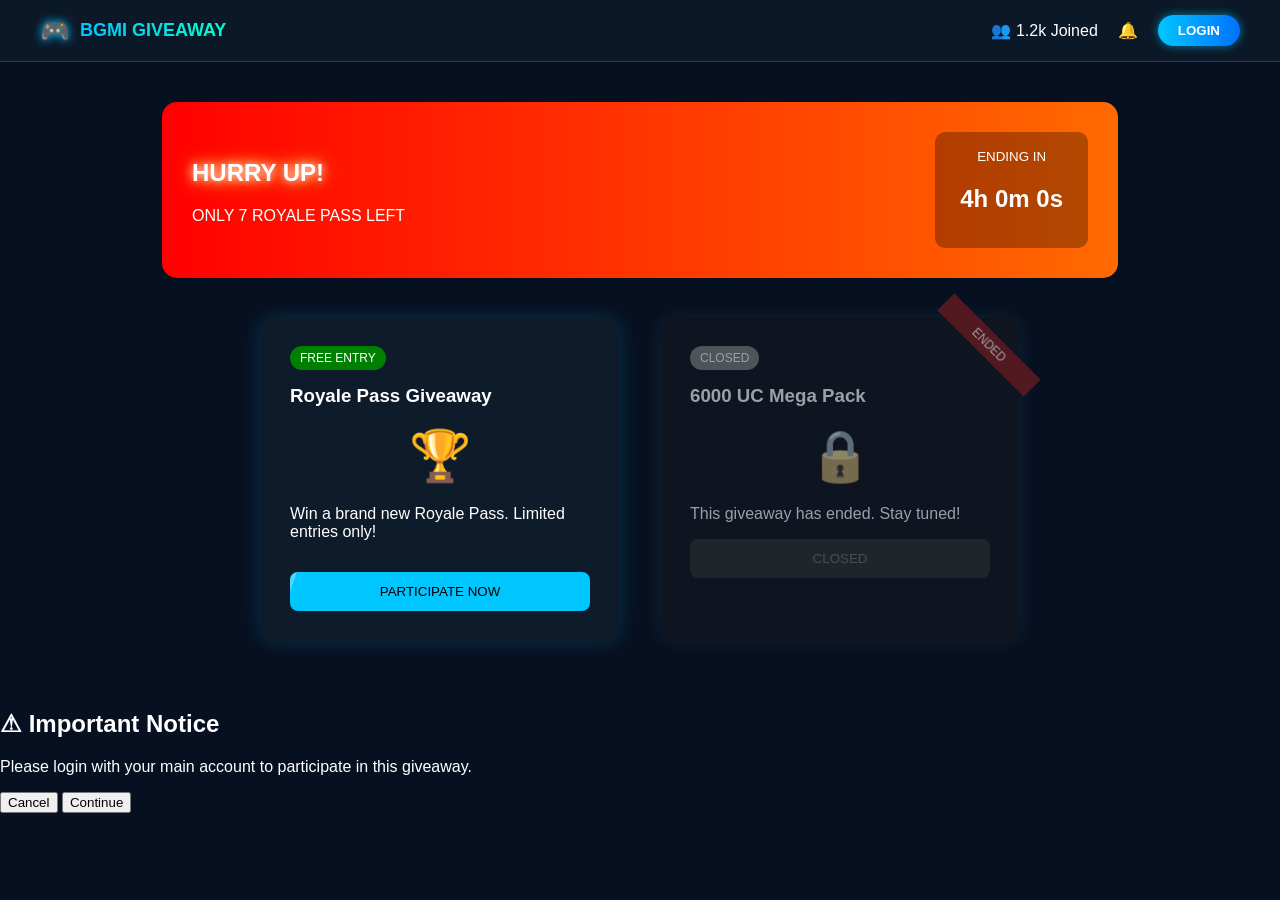
<file: home.html>
<!DOCTYPE html>
<html>
<head>
  <title>BGMI Giveaway</title>
  <meta name="viewport" content="width=device-width, initial-scale=1.0">
  <link rel="stylesheet" href="style.css">
</head>
<body>

<!-- ===== HEADER ===== -->
<header class="main-header">

  <div class="left">
    <div class="logo-icon">🎮</div>
    <div class="logo-text">BGMI GIVEAWAY</div>
  </div>

  <div class="right">
    <div class="joined">
      👥 <span id="joinCount">1.2k</span> Joined
    </div>
    <div class="notify">🔔</div>
    <button class="login-btn" onclick="location.href='login.html'">LOGIN</button>
  </div>

</header>

<!-- ===== BANNER ===== -->
<section class="banner">
  <div>
    <h1 class="glow">HURRY UP!</h1>
    <p>ONLY <span id="rpCount">7</span> ROYALE PASS LEFT</p>
  </div>
  <div class="timer-box">
    <small>ENDING IN</small>
    <h2 id="timer"></h2>
  </div>
</section>

<!-- ===== CARDS ===== -->
<section class="cards">

  <!-- Active Giveaway -->
  <div class="card active">
    <span class="tag free">FREE ENTRY</span>
    <h3>Royale Pass Giveaway</h3>
    <div class="icon">🏆</div>
    <p>Win a brand new Royale Pass. Limited entries only!</p>
    <button class="primary" onclick="openWarning()">PARTICIPATE NOW</button>
  </div>

  <!-- Closed Giveaway -->
  <div class="card closed">
    <div class="ribbon">ENDED</div>
    <span class="tag closed-tag">CLOSED</span>
    <h3>6000 UC Mega Pack</h3>
    <div class="icon">🔒</div>
    <p>This giveaway has ended. Stay tuned!</p>
    <button class="disabled-btn" disabled>CLOSED</button>
  </div>

</section>

<!-- ===== SCRIPT ===== -->
<script>

// Countdown Timer (4 Hours)
let time = 4 * 60 * 60;

setInterval(function(){
  let h = Math.floor(time / 3600);
  let m = Math.floor((time % 3600) / 60);
  let s = time % 60;

  document.getElementById("timer").innerHTML =
    h + "h " + m + "m " + s + "s";

  if(time > 0) time--;
}, 1000);

// Fake Decreasing RP Counter
let rp = 7;
setInterval(function(){
  if(rp > 1){
    rp--;
    document.getElementById("rpCount").innerText = rp;
  }
}, 15000);

function openWarning() {
  document.getElementById("warningBox").style.display = "flex";
}

function closeWarning() {
  document.getElementById("warningBox").style.display = "none";
}

function confirmJoin() {
  closeWarning();
  alert("PLEASE LOGIN");
}

</script>
<!-- WARNING MODAL -->
<div class="warning-modal" id="warningBox">
  <div class="warning-content">
    <h2>⚠ Important Notice</h2>
    <p>Please login with your main account to participate in this giveaway.</p>

    <div class="warning-buttons">
      <button class="cancel-btn" onclick="closeWarning()">Cancel</button>
      <button class="proceed-btn" onclick="confirmJoin()">Continue</button>
    </div>
  </div>
</div>
</script>



</body>
</html>
</file>
<file: style.css>
body {
  margin: 0;
  font-family: Arial, sans-serif;
  background: #071021;
  color: white;
}

/* ===== HEADER ===== */
.main-header {
  display: flex;
  justify-content: space-between;
  align-items: center;
  padding: 15px 40px;
  background: rgba(13, 27, 42, 0.8);
  backdrop-filter: blur(10px);
  border-bottom: 1px solid rgba(0, 198, 255, 0.3);
  position: sticky;
  top: 0;
  z-index: 1000;
}

.left {
  display: flex;
  align-items: center;
  gap: 10px;
}

.logo-icon {
  font-size: 24px;
  text-shadow: 0 0 10px #00c6ff;
}

.logo-text {
  font-weight: bold;
  font-size: 18px;
  background: linear-gradient(90deg, #00c6ff, #00ffcc);
  -webkit-background-clip: text;
  -webkit-text-fill-color: transparent;
}

.right {
  display: flex;
  align-items: center;
  gap: 20px;
}

.login-btn {
  background: linear-gradient(90deg, #00c6ff, #0072ff);
  border: none;
  padding: 8px 20px;
  border-radius: 20px;
  color: white;
  font-weight: bold;
  cursor: pointer;
  transition: 0.3s;
  box-shadow: 0 0 10px rgba(0, 198, 255, 0.6);
}

.login-btn:hover {
  transform: translateY(-2px);
  box-shadow: 0 0 20px rgba(0, 198, 255, 1);
}

/* ===== BANNER ===== */
.banner {
  margin: 40px auto;
  width: 70%;
  background: linear-gradient(90deg, #ff0000, #ff6a00);
  padding: 30px;
  border-radius: 15px;
  display: flex;
  justify-content: space-between;
  align-items: center;
  animation: pulse 2s infinite alternate;
}

@keyframes pulse {
  from { box-shadow: 0 0 20px rgba(255,0,0,0.5); }
  to { box-shadow: 0 0 40px rgba(255,0,0,1); }
}

.glow {
  text-shadow: 0 0 10px white, 0 0 20px yellow;
}

.timer-box {
  background: rgba(0,0,0,0.3);
  padding: 15px 25px;
  border-radius: 10px;
  text-align: center;
}

/* ===== CARDS ===== */
.cards {
  display: flex;
  justify-content: center;
  gap: 40px;
  padding-bottom: 50px;
}

.card {
  background: #0d1b2a;
  padding: 30px;
  width: 300px;
  border-radius: 15px;
  box-shadow: 0 0 20px rgba(0, 198, 255, 0.2);
  position: relative;
  transition: 0.4s;
}

.card:hover {
  transform: translateY(-10px) scale(1.03);
  box-shadow: 0 0 25px rgba(0, 198, 255, 0.7);
}

.icon {
  font-size: 50px;
  text-align: center;
  margin: 20px 0;
}

.tag {
  padding: 5px 10px;
  border-radius: 15px;
  font-size: 12px;
}

.free {
  background: green;
}

.closed-tag {
  background: gray;
}

.primary {
  background: #00c6ff;
  border: none;
  padding: 12px;
  width: 100%;
  border-radius: 8px;
  cursor: pointer;
  margin-top: 15px;
  position: relative;
  overflow: hidden;
}

.primary::after {
  content: "";
  position: absolute;
  top: 0;
  left: -100%;
  width: 100%;
  height: 100%;
  background: rgba(255,255,255,0.3);
  transform: skewX(-20deg);
}

.primary:hover::after {
  left: 120%;
  transition: 0.5s;
}

.disabled-btn {
  background: #333;
  color: #777;
  border: none;
  padding: 12px;
  width: 100%;
  border-radius: 8px;
  cursor: not-allowed;
}

.closed {
  opacity: 0.6;
  filter: grayscale(60%);
}

.ribbon {
  position: absolute;
  top: 15px;
  right: -30px;
  background: red;
  color: white;
  padding: 5px 40px;
  transform: rotate(45deg);
  font-size: 12px;
}

/* ===== MOBILE ===== */
@media (max-width: 768px) {

  .banner {
    width: 90%;
    flex-direction: column;
    text-align: center;
    gap: 15px;
  }

  .cards {
    flex-direction: column;
    align-items: center;
    gap: 20px;
  }

  .card {
    width: 85%;
  }

}
</file>
